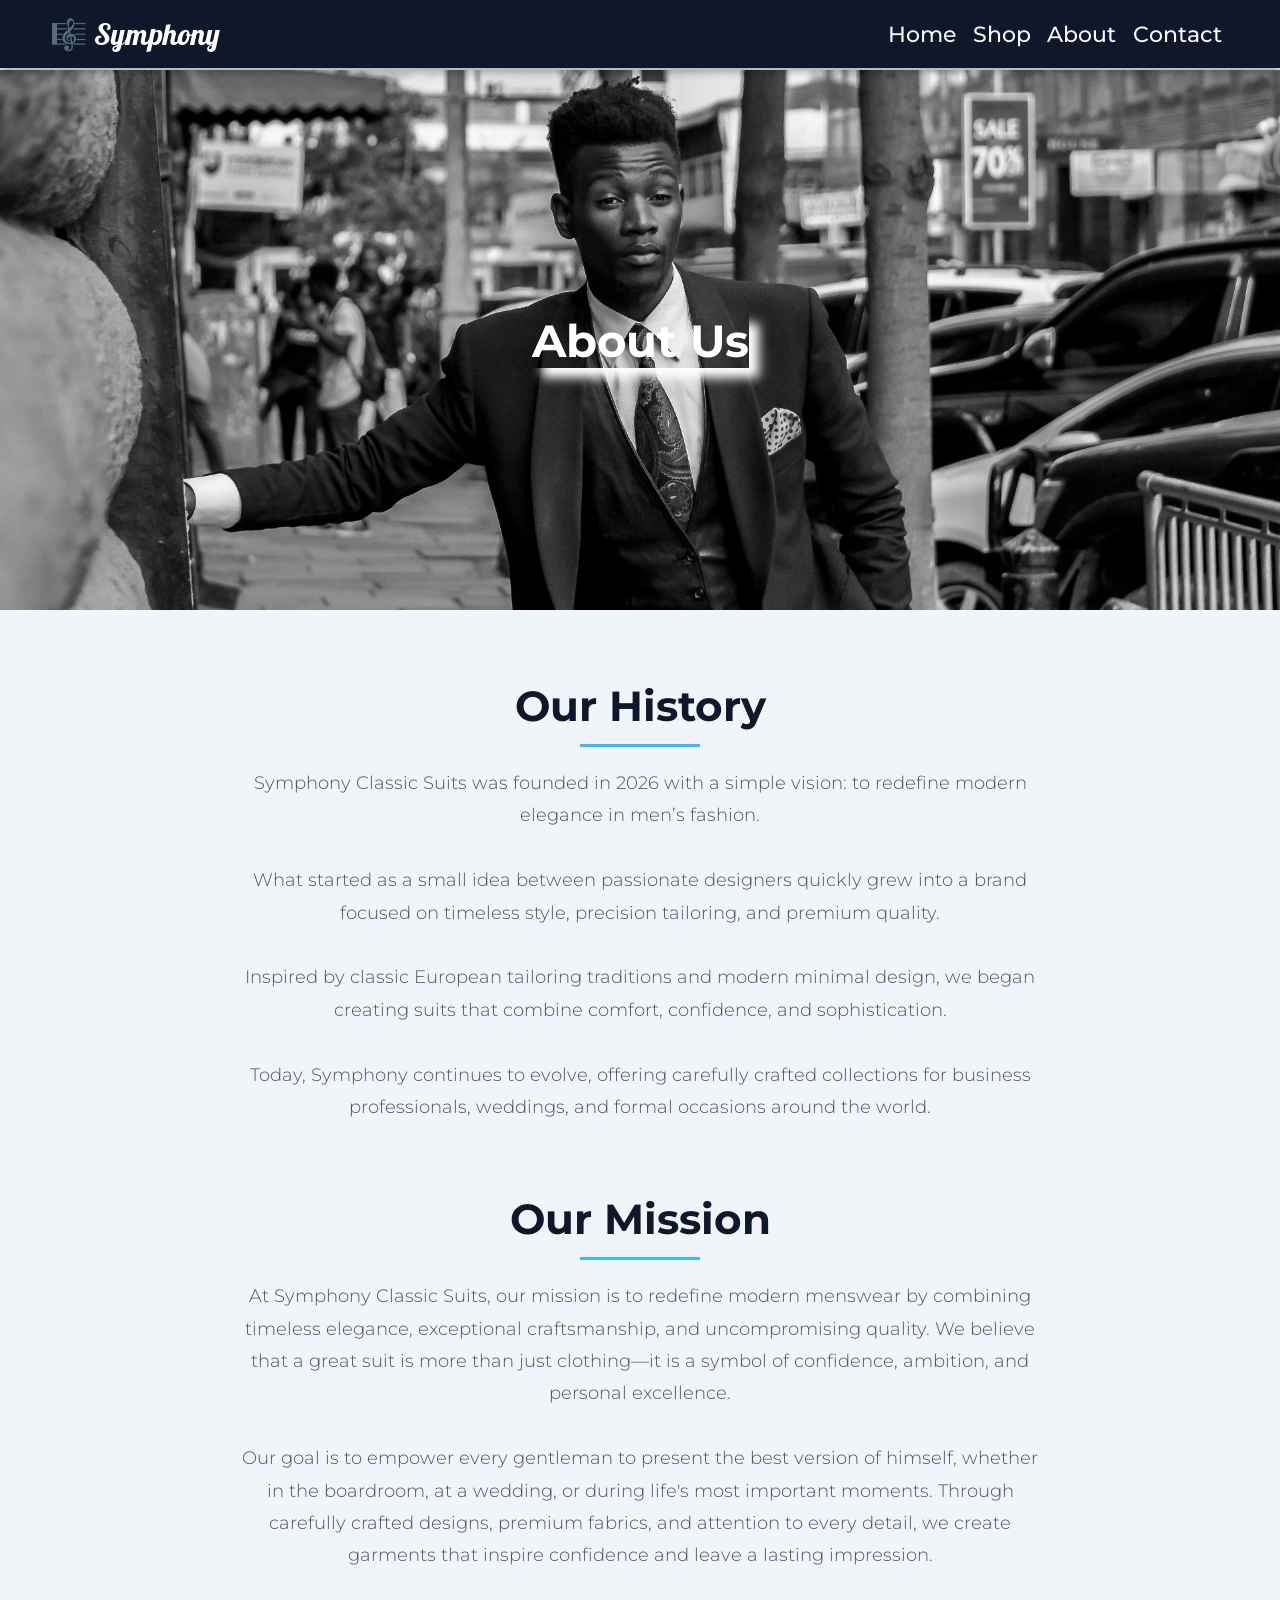
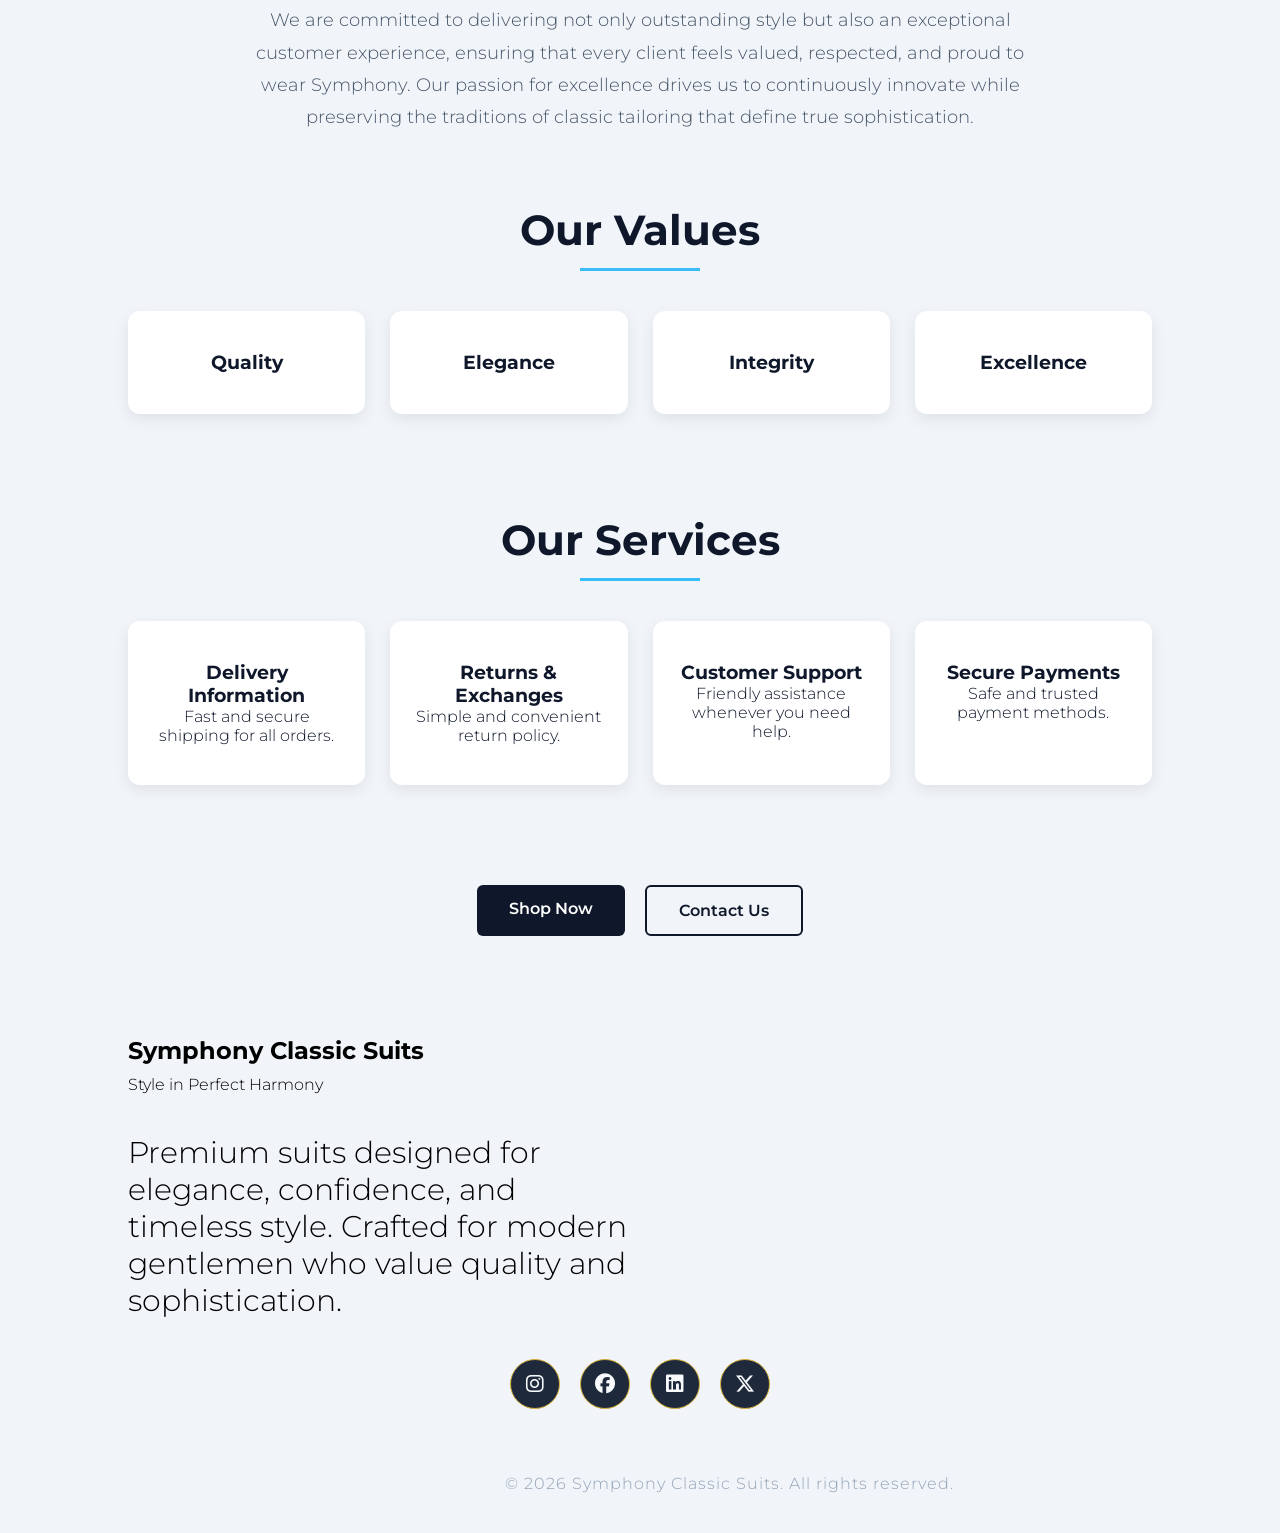
<file: about.html>
<!DOCTYPE html>
<html lang="en">
<head>
    <meta charset="UTF-8" />
    <meta http-equiv="X-UA-Compatible" content="IE=edge" />
    <meta name="viewport" content="width=device-width, initial-scale=1.0" />
    <link rel="stylesheet" href="about.css" />
    <link rel="stylesheet" href="https://cdnjs.cloudflare.com/ajax/libs/font-awesome/6.5.0/css/all.min.css">
    <link rel="preconnect" href="https://fonts.googleapis.com">
<link rel="preconnect" href="https://fonts.gstatic.com" crossorigin>
<link href="https://fonts.googleapis.com/css2?family=Google+Sans+Flex:opsz,wght@6..144,1..1000&family=Great+Vibes&family=Inter:ital,opsz,wght@0,14..32,100..900;1,14..32,100..900&family=Lobster&family=Montserrat:ital,wght@0,100..900;1,100..900&family=Open+Sans:ital,wght@0,300..800;1,300..800&family=Oswald:wght@200..700&family=Poppins:ital,wght@0,100;0,200;0,300;0,400;0,500;0,600;0,700;0,800;0,900;1,100;1,200;1,300;1,400;1,500;1,600;1,700;1,800;1,900&display=swap" rel="stylesheet">
    <title>About</title>
</head>
<body>
<div class="about-hero">
    <h1>About Us</h1>
</div>
<header class="fixed-part">
    <div class="logo">🎼 Symphony</div>
    <nav class="menu">
        <a href="index.html">Home</a>
        <a href="shop.html">Shop</a>
        <a href="about.html">About</a>
        <a href="contact.html">Contact</a>
    </nav>
</header>

<div class="about-block">
        <h2>Our History</h2>
        <p>Symphony Classic Suits was founded in 2026 with a simple vision: to redefine modern elegance in men’s fashion.<br><br>
        What started as a small idea between passionate designers quickly grew into a brand focused on timeless style, precision tailoring, and premium quality.<br><br>
        Inspired by classic European tailoring traditions and modern minimal design, we began creating suits that combine comfort, confidence, and sophistication.<br><br>
        Today, Symphony continues to evolve, offering carefully crafted collections for business professionals, weddings, and formal occasions around the world.</p>
    </div>

    <div class="about-block">
        <h2>Our Mission</h2>
        <p>At Symphony Classic Suits, our mission is to redefine modern menswear by combining timeless elegance, exceptional craftsmanship, and uncompromising quality. We believe that a great suit is more than just clothing—it is a symbol of confidence, ambition, and personal excellence.<br><br>
        Our goal is to empower every gentleman to present the best version of himself, whether in the boardroom, at a wedding, or during life's most important moments. Through carefully crafted designs, premium fabrics, and attention to every detail, we create garments that inspire confidence and leave a lasting impression.<br><br>
        We are committed to delivering not only outstanding style but also an exceptional customer experience, ensuring that every client feels valued, respected, and proud to wear Symphony. Our passion for excellence drives us to continuously innovate while preserving the traditions of classic tailoring that define true sophistication.</p>
    </div>

    <div class="values">
        <h2>Our Values</h2>
        <div class="value-cards">

            <div class="card">
                <h3>Quality</h3>
            </div>

            <div class="card">
                <h3>Elegance</h3>
            </div>

            <div class="card">
                <h3>Integrity</h3>
            </div>

            <div class="card">
                <h3>Excellence</h3>
            </div>
        </div>
    </div>

    <div class="values">
        <h2>Our Services</h2>
        <div class="value-cards">

            <div class="card">
                <h3>Delivery Information</h3>
                <p>Fast and secure shipping for all orders.</p>
            </div>

            <div class="card">
                <h3>Returns & Exchanges</h3>
                <p>Simple and convenient return policy.</p>
            </div>

            <div class="card">
                <h3>Customer Support</h3>
                <p>Friendly assistance whenever you need help.</p>
            </div>

            <div class="card">
                <h3>Secure Payments</h3>
                <p>Safe and trusted payment methods.</p>
            </div>
        </div>
    </div>

    <div class="hero-buttons">
        <a href="shop.html" class="shop-btn">Shop Now</a>
        <a href="contact.html" class="contact-btn">Contact Us</a>
    </div>

    <footer class="footer">

        <h2>Symphony Classic Suits</h2>

        <p>Style in Perfect Harmony</p>

        <p class="footer-text">
            Premium suits designed for elegance, confidence, and timeless style.
            Crafted for modern gentlemen who value quality and sophistication.
        </p>

        <div class="social-media">
            <a href="#"><i class="fa-brands fa-instagram"></i></a>
            <a href="#"><i class="fa-brands fa-facebook"></i></a>
            <a href="#"><i class="fa-brands fa-linkedin"></i></a>
            <a href="#"><i class="fa-brands fa-x-twitter"></i></a>
        </div>

        <p class="copyright">
            © 2026 Symphony Classic Suits. All rights reserved.
        </p>

    </footer>

</body>
</html>
</file>
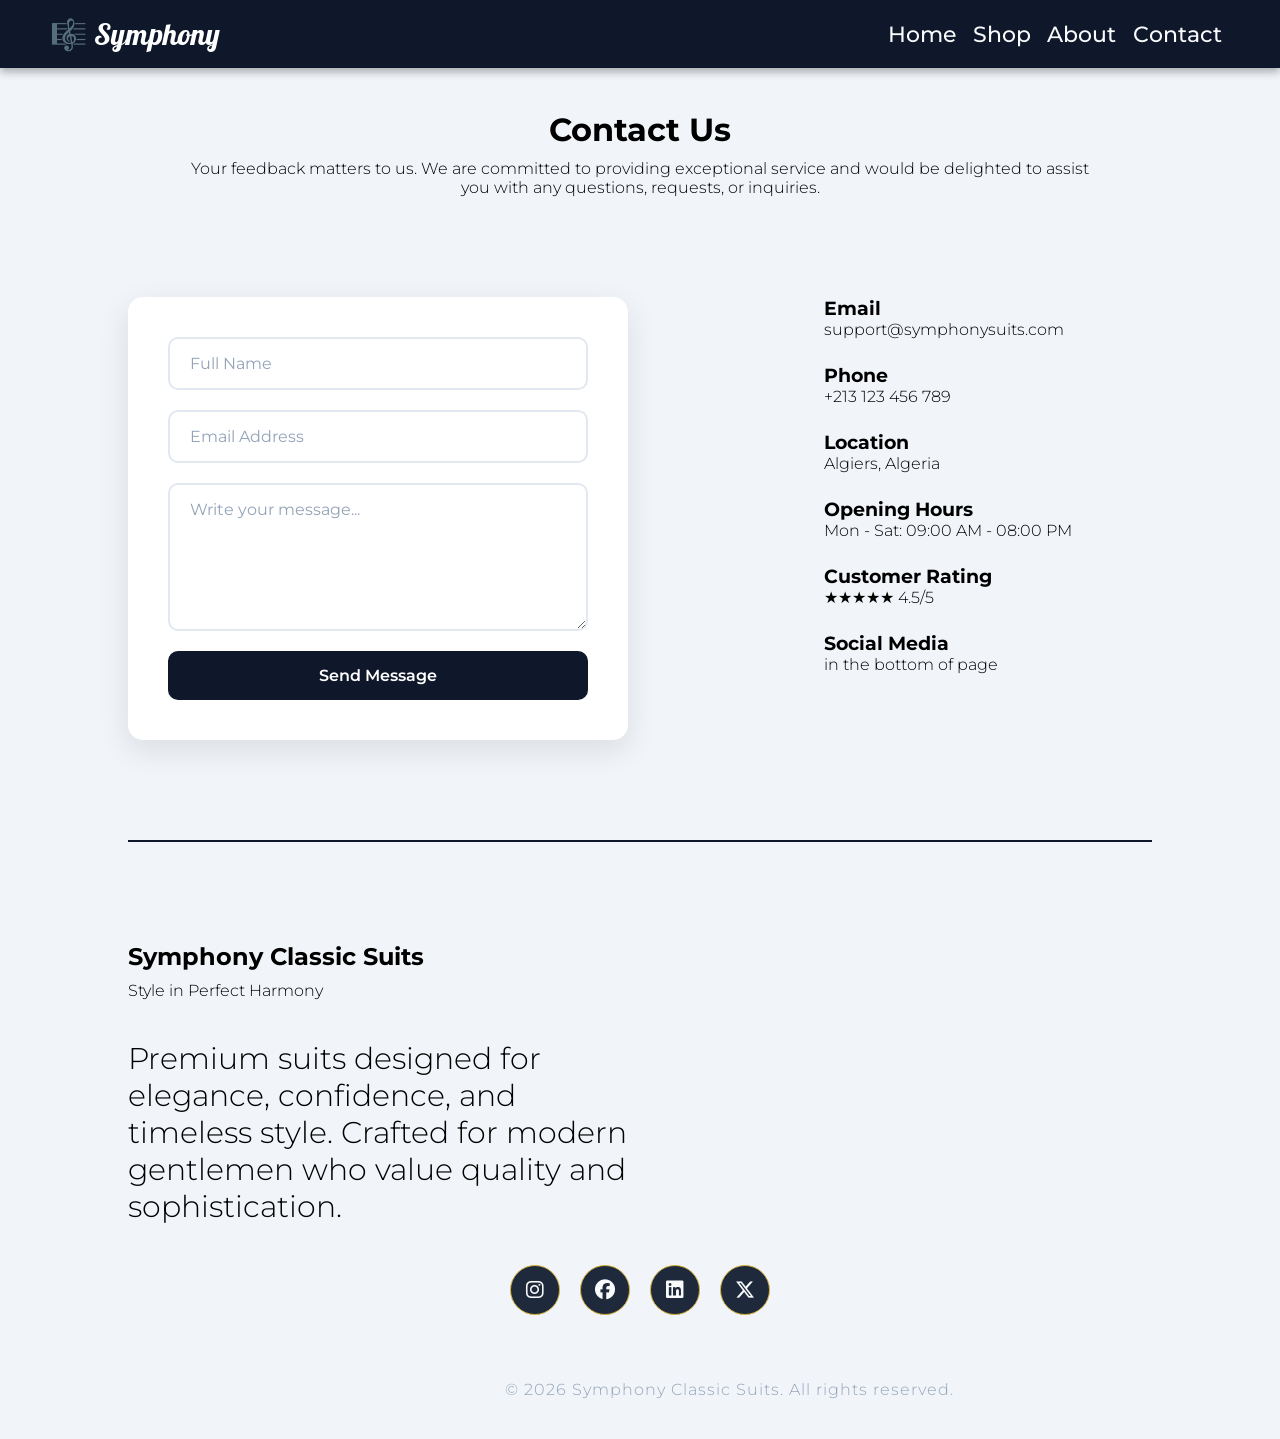
<file: contact.html>
<!DOCTYPE html>
<html lang="en">
<head>
    <meta charset="UTF-8" />
    <meta http-equiv="X-UA-Compatible" content="IE=edge" />
    <meta name="viewport" content="width=device-width, initial-scale=1.0" />
    <link rel="stylesheet" href="contact.css" />
    <link rel="stylesheet" href="https://cdnjs.cloudflare.com/ajax/libs/font-awesome/6.5.0/css/all.min.css">
    <link rel="preconnect" href="https://fonts.googleapis.com">
<link rel="preconnect" href="https://fonts.gstatic.com" crossorigin>
<link href="https://fonts.googleapis.com/css2?family=Google+Sans+Flex:opsz,wght@6..144,1..1000&family=Great+Vibes&family=Inter:ital,opsz,wght@0,14..32,100..900;1,14..32,100..900&family=Lobster&family=Montserrat:ital,wght@0,100..900;1,100..900&family=Open+Sans:ital,wght@0,300..800;1,300..800&family=Oswald:wght@200..700&family=Poppins:ital,wght@0,100;0,200;0,300;0,400;0,500;0,600;0,700;0,800;0,900;1,100;1,200;1,300;1,400;1,500;1,600;1,700;1,800;1,900&display=swap" rel="stylesheet">
    <title>Contact</title>
</head>
<body>

<header class="fixed-part">
    <div class="logo">🎼 Symphony</div>
    <nav class="menu">
        <a href="index.html">Home</a>
        <a href="shop.html">Shop</a>
        <a href="about.html">About</a>
        <a href="contact.html">Contact</a>
    </nav>
</header>

<h1 class="title-h">Contact Us</h1>
<p class="title-p">Your feedback matters to us. We are committed to providing exceptional service and would be delighted to assist<br>you with any questions, requests, or inquiries.</p>

<div class="contact-container">
    <form class="contact-form">
        <input type="text" placeholder="Full Name" required>
        <input type="email" placeholder="Email Address" required>
        <textarea rows="6" placeholder="Write your message..."></textarea>
        <button type="submit">Send Message</button>
    </form>
    <div class="contact-info">
        <div>
            <h3>Email</h3>
            <p>support@symphonysuits.com</p>
        </div>

        <div>
            <h3>Phone</h3>
            <p>+213 123 456 789</p>
        </div>

        <div>
            <h3>Location</h3>
            <p>Algiers, Algeria</p>
        </div>

        <div>
            <h3>Opening Hours</h3>
            <p>Mon - Sat: 09:00 AM - 08:00 PM</p>
        </div>

        <div>
            <h3>Customer Rating</h3>
            <p class="rating">
                ★★★★★ <span>4.5/5</span>
            </p>
        </div>
        <div>
            <h3>Social Media</h3>
            <p class="rating">in the bottom of page</p>
        </div>
    </div>
</div>

<div class="line"></div>

<footer class="footer">

    <h2>Symphony Classic Suits</h2>
    <p>Style in Perfect Harmony</p>

    <p class="footer-text">
        Premium suits designed for elegance, confidence, and timeless style.
        Crafted for modern gentlemen who value quality and sophistication.
    </p>

    <div class="social-media">
        <a href="#"><i class="fa-brands fa-instagram"></i></a>
        <a href="#"><i class="fa-brands fa-facebook"></i></a>
        <a href="#"><i class="fa-brands fa-linkedin"></i></a>
        <a href="#"><i class="fa-brands fa-x-twitter"></i></a>
    </div>

    <p class="copyright">
        © 2026 Symphony Classic Suits. All rights reserved.
    </p>

</footer>


</body>
</html>
</file>
<file: about.css>
*{
    padding: 0;
    margin: 0;
    box-sizing: border-box;
}
body{
    font-family: "Montserrat";
    font-weight: 300;
    min-height: 100vh;
    width: 100%;
    Background: #F1F5F9;
    padding-top: 70px;
}
.about-hero{
    position: relative;
    height: 60vh;
    display: flex;
    justify-content: center;
    align-items: center;
}
.about-hero::before{
    content: "";
    position: absolute;
    top: 0;
    left: 0;
    width: 100%;
    height: 100%;
    background-image: url("slider-picture8.jpg");
    background-size: cover;
    background-position: center;
    filter: grayscale(100%);
    z-index: 1;
}
.about-hero h1{
    position: relative;
    z-index: 2;
    color: white;
    font-size: 45px;
    box-shadow: 10px 10px 10px rgba(255, 255, 255, 1);
}
.fixed-part{
    position: fixed;
    top: 0;
    left: 0;
    width: 100%;
    display: flex;
    justify-content: space-between;
    align-items: center;
    padding: 15px 50px;
    background: #0F172A;
    box-shadow: 0 4px 8px rgba(0, 0, 0, 0.3);
    z-index: 1000;
}
.logo{
    font-size: 30px;
    color: #fff;
    font-family: "Lobster" ;
}
.menu{
    width: 100%;
    max-width: 350px;
    display: flex;
    justify-content: space-around
}
.menu a{
    text-decoration: none;
    color: #F8FAFC;
    font-size: 22px;
    font-weight: 500;
    position: relative;
    transition: 0.3s ease;
}
.menu a:hover{
    color: #38BDF8;
}
.menu a::after{
    content: "";
    position: absolute;
    left: 0;
    bottom: -6px;
    width: 0%;
    height: 2px;
    background: #38BDF8;
    transition: 0.3s ease;
}
.menu a:hover::after{
    width: 100%;
}
.about-block{
    margin-bottom: 70px;
    margin-top: 70px;
    text-align: center;
}
.about-block h2{
    font-size: 42px;
    color: #0F172A;
    margin-bottom: 20px;
    position: relative;
}
.about-block h2::after{
    content: "";
    display: block;
    width: 120px;
    height: 3px;
    background: #38BDF8;
    margin: 12px auto;
}
.about-block p{
    max-width: 800px;
    margin: auto;
    line-height: 1.8;
    font-size: 18px;
    color: #475569;
}
.values{
    margin-bottom: 100px;
    width: 80%;
    margin-left: 10%;
}
.values h2{
    text-align: center;
    font-size: 42px;
    margin-bottom: 40px;
    color: #0F172A;
    position: relative;
}
.values h2::after{
    content: "";
    display: block;
    width: 120px;
    height: 3px;
    background: #38BDF8;
    margin: 12px auto;
}
.value-cards{
    display: grid;
    grid-template-columns: repeat(4,1fr);
    gap: 25px;
}
.card{
    background: white;
    padding: 40px 20px;
    border-radius: 12px;
    text-align: center;
    box-shadow: 0 5px 15px rgba(0,0,0,0.08);
    transition: 0.3s ease;
}
.card:hover{
    transform: translateY(-10px);
    background: #0F172A;
    box-shadow: 0 15px 30px rgba(0,0,0,0.15);
}
.card h3{
    color: #0F172A;
    transition: 0.3s ease;
}
.card p{
    color: #0F172A;
    transition: 0.3s ease;
}
.card:hover h3{
    color: white;
}
.card:hover p{
    color: white;
}
.hero-buttons{
    display: flex;
    gap: 20px;
    margin-top: 100px;
    display: flex;
    justify-content: center;
    margin-bottom: 100px;
}
.hero-buttons a{
    text-decoration: none;
    padding: 14px 32px;
    border-radius: 6px;
    font-size: 16px;
    font-weight: 600;
    transition: 0.3s ease;
}
.shop-btn{
    background: #0F172A;
    color: #fff;
}
.contact-btn{
    border: 2px solid #0F172A;
    color: #0F172A;
    background: transparent;
}

.contact-btn:hover{
    background: #0F172A;
    color: #fff;
    transform: translateY(-3px);
}

.shop-btn:hover{
    transform: translateY(-3px);
    box-shadow: 0 8px 20px rgba(55, 55, 55, 0.4);
}
.footer h2{
    padding-left: 10%;
}
.footer p{
    padding-left: 10%;
    font-size: 16px;
    margin-top: 10px;
    margin-bottom: 40px;
}
.footer .footer-text{
    font-size: 30px;
    padding-left: 10%;
    width: 50%;
}
.social-media{
    display: flex;
    justify-content: center;
    gap: 20px;
    margin-top: 25px;
}
.social-media a{
    width: 50px;
    height: 50px;
    display: flex;
    justify-content: center;
    align-items: center;
    text-decoration: none;
    color: #F8FAFC;
    background: #1E293B;
    border: 1px solid #D4AF37;
    border-radius: 50%;
    font-size: 20px;
    transition: all 0.3s ease;
}
.social-media a:hover{
    background: #fff;
    color: #0F172A;
    transform: translateY(-5px);
    box-shadow: 0 8px 20px rgba(212, 175, 55, 0.35);
}
.copyright{
    padding-top: 55px;
    margin-left: 50px;
    text-align: center;
    font-size: 14px;
    color: #94A3B8;
    letter-spacing: 1px;
}
@media (max-width: 768px){
    .value-cards{
        grid-template-columns: 1fr 1fr;
    }
    .btn{
        font-size: 15px;
    }
    .logo{
        font-size: 20px;
        width: 100%;
    }
    .menu{
        width: 100%;
        margin-right: -20px;
        gap: 10px;
        padding: 10px;
    }
    .menu a{
        font-size: 15px;
    }
    h1{
        font-size: 25px;
        width: 90%;
        padding-bottom: 15px;
        border-bottom: 1px solid;
    }
    .footer .footer-text{
        font-size: 30px;
        padding-left: 10%;
        width: 90%;
    }
}
@media (max-width: 480px){
    .value-cards{
        grid-template-columns: 1fr;
    }
}
</file>
<file: contact.css>
*{
    padding: 0;
    margin: 0;
    box-sizing: border-box;
}
body{
    font-family: "Montserrat";
    font-weight: 300;
    min-height: 100vh;
    width: 100%;
    Background: #F1F5F9;
    padding-top: 70px;
}
.about-hero{
    position: relative;
    height: 60vh;
    display: flex;
    justify-content: center;
    align-items: center;
}
.about-hero::before{
    content: "";
    position: absolute;
    top: 0;
    left: 0;
    width: 100%;
    height: 100%;
    background-image: url("slider-picture8.jpg");
    background-size: cover;
    background-position: center;
    filter: grayscale(100%);
    z-index: 1;
}
.about-hero h1{
    position: relative;
    z-index: 2;
    color: white;
    font-size: 45px;
    box-shadow: 10px 10px 10px rgba(255, 255, 255, 1);
}
.fixed-part{
    position: fixed;
    top: 0;
    left: 0;
    width: 100%;
    display: flex;
    justify-content: space-between;
    align-items: center;
    padding: 15px 50px;
    background: #0F172A;
    box-shadow: 0 4px 8px rgba(0, 0, 0, 0.3);
    z-index: 1000;
}
.logo{
    font-size: 30px;
    color: #fff;
    font-family: "Lobster" ;
}
.menu{
    width: 100%;
    max-width: 350px;
    display: flex;
    justify-content: space-around
}
.menu a{
    text-decoration: none;
    color: #F8FAFC;
    font-size: 22px;
    font-weight: 500;
    position: relative;
    transition: 0.3s ease;
}
.menu a:hover{
    color: #38BDF8;
}
.menu a::after{
    content: "";
    position: absolute;
    left: 0;
    bottom: -6px;
    width: 0%;
    height: 2px;
    background: #38BDF8;
    transition: 0.3s ease;
}
.menu a:hover::after{
    width: 100%;
}
.title-h{
    display: flex;
    justify-content: center;
    margin-top: 40px;
    margin-bottom: 10px;
}
.title-p{
    display: flex;
    justify-content: center;
    text-align: center;
    width: 100%;
    margin-bottom: 100px;
}
.contact-container{
    display: grid;
    grid-template-columns: 2fr 1fr;
    gap: 40px;
    margin-bottom: 100px;
    width: 80%;
    margin-left: 10%;
}
.contact-form{
    width: 100%;
    max-width: 500px;
    display: flex;
    flex-direction: column;
    gap: 20px;
    padding: 40px;
    background: #FFFFFF;
    border-radius: 15px;
    box-shadow: 0 10px 30px rgba(15, 23, 42, 0.1);
}
.contact-form input,
.contact-form textarea{
    font-family: "Montserrat";
    width: 100%;
    padding: 15px 20px;
    border: 2px solid #E2E8F0;
    border-radius: 10px;
    font-size: 16px;
    outline: none;
    transition: 0.3s ease;
}
.contact-form input:focus,
.contact-form textarea:focus{
    border-color: #38BDF8;
    box-shadow: 0 0 10px rgba(56, 189, 248, 0.2);
}
.contact-form input::placeholder,
.contact-form textarea::placeholder{
    color: #94A3B8;
}
.contact-form button{
    font-family: "Montserrat";
    padding: 15px;
    border: none;
    border-radius: 10px;
    background: #0F172A;
    color: white;
    font-size: 16px;
    font-weight: 600;
    cursor: pointer;
    transition: 0.3s ease;
}
.contact-form button:hover{
    background: #1E293B;
    transform: translateY(-3px);
    box-shadow: 0 8px 20px rgba(15, 23, 42, 0.2);
}
.contact-form:hover{
    box-shadow: 0 15px 40px rgba(15, 23, 42, 0.15);
}
.contact-info div{
    margin-bottom: 25px;
}
.line{
    margin-left: 10%;
    width: 80%;
    height: 2px;
    background: #0F172A;
    margin-bottom: 100px;
}
.footer h2{
    padding-left: 10%;
}
.footer p{
    padding-left: 10%;
    font-size: 16px;
    margin-top: 10px;
    margin-bottom: 40px;
}
.footer .footer-text{
    font-size: 30px;
    padding-left: 10%;
    width: 50%;
}
.social-media{
    display: flex;
    justify-content: center;
    gap: 20px;
    margin-top: 25px;
}
.social-media a{
    width: 50px;
    height: 50px;
    display: flex;
    justify-content: center;
    align-items: center;
    text-decoration: none;
    color: #F8FAFC;
    background: #1E293B;
    border: 1px solid #D4AF37;
    border-radius: 50%;
    font-size: 20px;
    transition: all 0.3s ease;
}
.social-media a:hover{
    background: #fff;
    color: #0F172A;
    transform: translateY(-5px);
    box-shadow: 0 8px 20px rgba(212, 175, 55, 0.35);
}
.copyright{
    padding-top: 55px;
    margin-left: 50px;
    text-align: center;
    font-size: 14px;
    color: #94A3B8;
    letter-spacing: 1px;
}
@media (max-width: 768px){
    .contact-container{
        display: flex;
        flex-direction: column;
        width: 90%;
        margin-left: 5%;
        gap: 50px;
    }
    .logo{
        font-size: 20px;
        width: 100%;
    }
    .menu{
        width: 100%;
        margin-right: -20px;
        gap: 10px;
        padding: 10px;
    }
    .menu a{
        font-size: 15px;
    }
    h1{
        font-size: 35px;
        width: 90%;
        padding-bottom: 15px;
    }
    .footer .footer-text{
        font-size: 30px;
        padding-left: 10%;
        width: 90%;
    }
}
@media (max-width: 480px){
    .value-cards{
        grid-template-columns: 1fr;
    }
}
</file>
